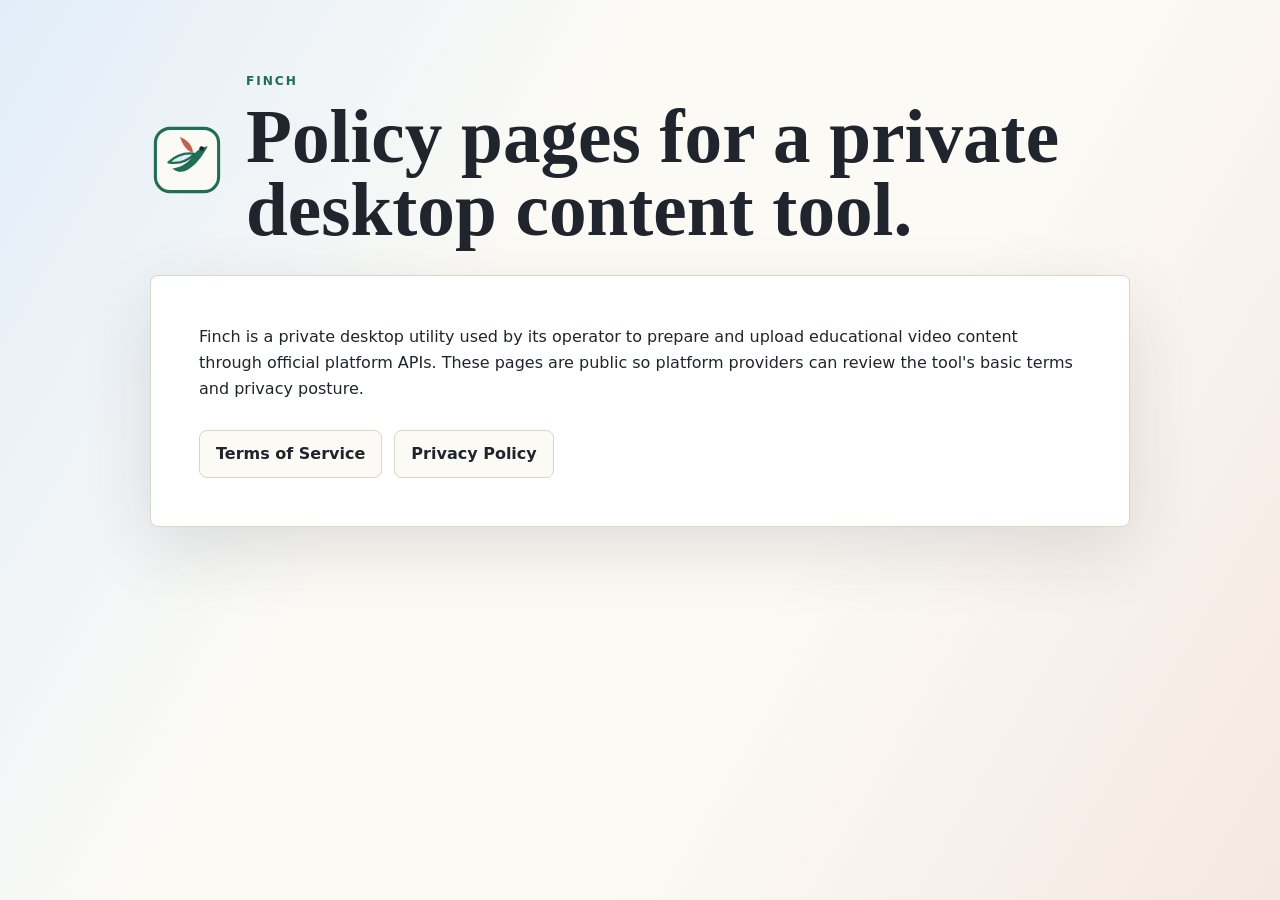
<file: index.html>
<!doctype html>
<html lang="en">
  <head>
    <meta charset="utf-8" />
    <meta name="viewport" content="width=device-width, initial-scale=1" />
    <title>Finch Policies</title>
    <meta
      name="description"
      content="Terms and privacy policy for Finch, a private desktop utility for preparing educational TikTok videos."
    />
    <meta
      name="tiktok-developers-site-verification"
      content="60nXJa1H38tMITZuIKmCEjsl7YdgjK0j"
    />
    <meta
      name="tiktok-developers-site-verification"
      content="HpymeTMRndiFdcS6UGPfs96pLTQrr0Sz"
    />
    <link rel="icon" href="/assets/finch-mark.svg" type="image/svg+xml" />
    <link rel="stylesheet" href="/styles.css" />
  </head>
  <body>
    <!-- tiktok-developers-site-verification=60nXJa1H38tMITZuIKmCEjsl7YdgjK0j -->
    <!-- tiktok-developers-site-verification=HpymeTMRndiFdcS6UGPfs96pLTQrr0Sz -->
    <main class="shell">
      <header class="masthead">
        <img class="mark" src="/assets/finch-mark.svg" alt="" />
        <div>
          <p class="eyebrow">Finch</p>
          <h1>Policy pages for a private desktop content tool.</h1>
        </div>
      </header>

      <section class="panel">
        <p>
          Finch is a private desktop utility used by its operator to prepare and upload educational video content through
          official platform APIs. These pages are public so platform providers can review the tool's basic terms and
          privacy posture.
        </p>
        <nav class="links" aria-label="Policy pages">
          <a href="/terms.html">Terms of Service</a>
          <a href="/privacy.html">Privacy Policy</a>
        </nav>
      </section>
    </main>
  </body>
</html>
</file>
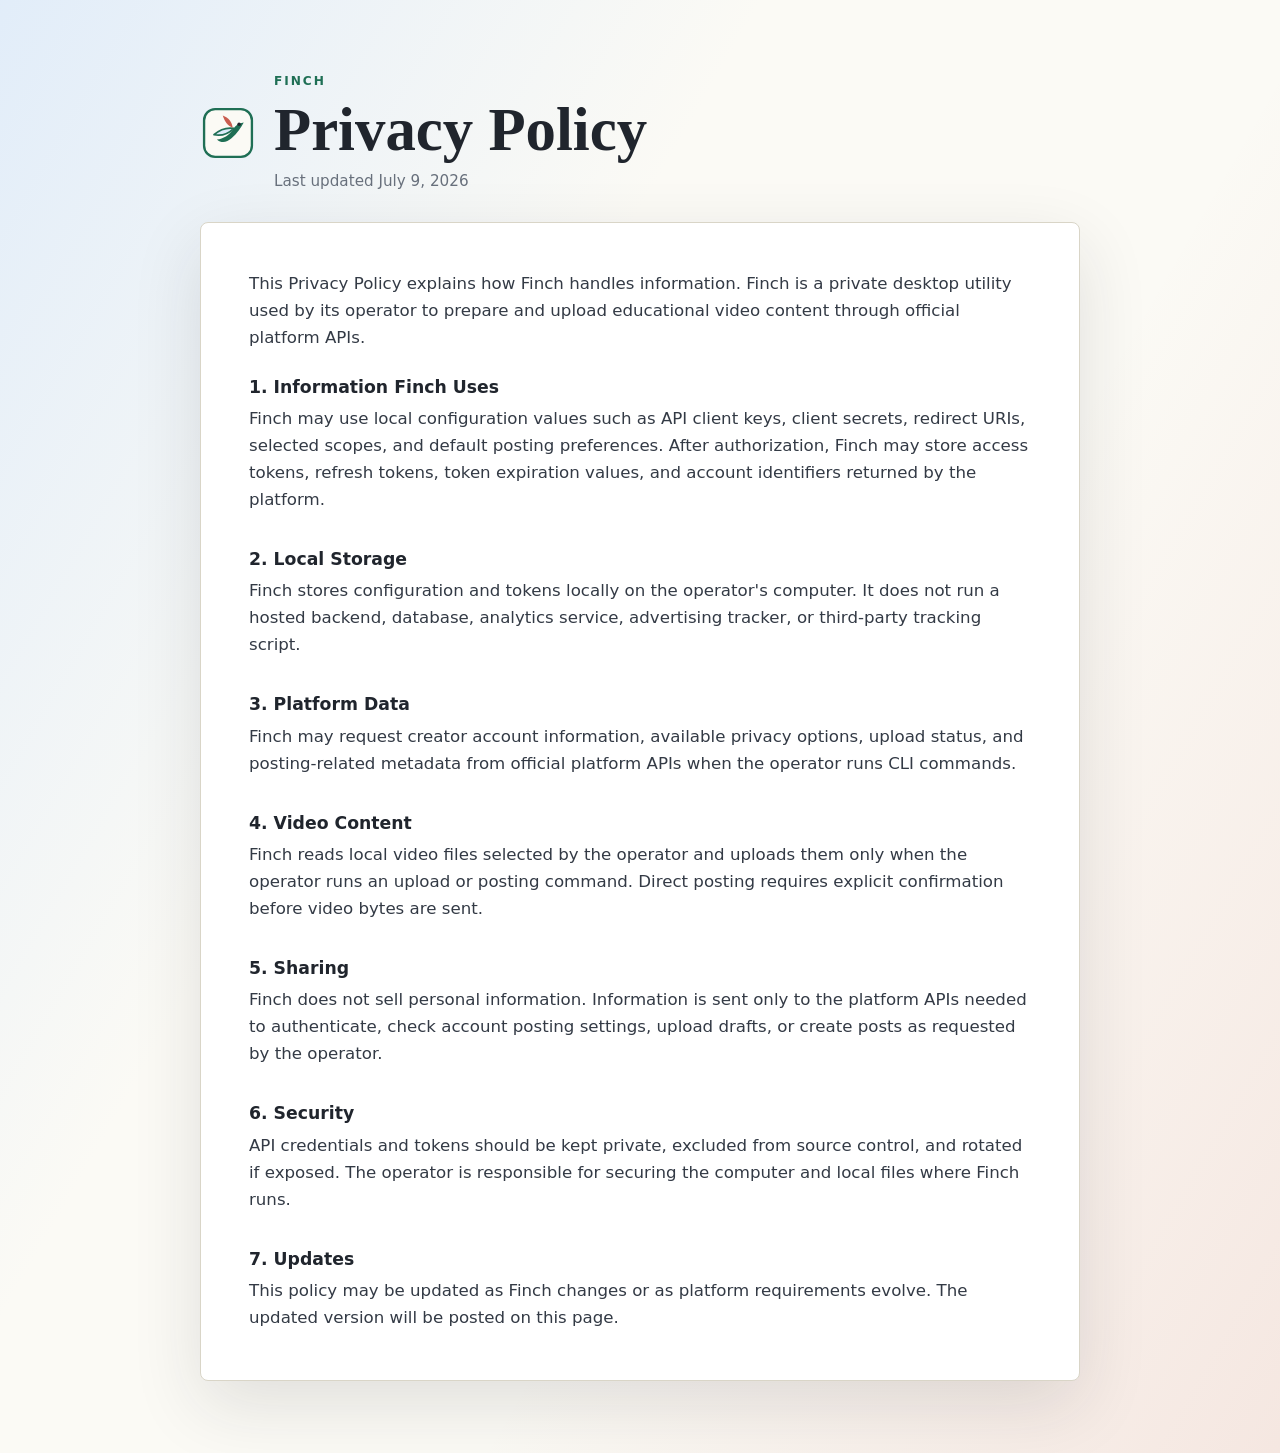
<file: privacy.html>
<!doctype html>
<html lang="en">
  <head>
    <meta charset="utf-8" />
    <meta name="viewport" content="width=device-width, initial-scale=1" />
    <title>Finch Privacy Policy</title>
    <meta name="description" content="Privacy Policy for Finch." />
    <meta
      name="tiktok-developers-site-verification"
      content="60nXJa1H38tMITZuIKmCEjsl7YdgjK0j"
    />
    <meta
      name="tiktok-developers-site-verification"
      content="1KtvCP6BzJTYYw9TKpIsCiT53XOHwlA0"
    />
    <link rel="icon" href="/assets/finch-mark.svg" type="image/svg+xml" />
    <link rel="stylesheet" href="/styles.css" />
  </head>
  <body>
    <!-- tiktok-developers-site-verification=60nXJa1H38tMITZuIKmCEjsl7YdgjK0j -->
    <!-- tiktok-developers-site-verification=1KtvCP6BzJTYYw9TKpIsCiT53XOHwlA0 -->
    <main class="shell document">
      <header class="masthead compact">
        <a class="home-link" href="/" aria-label="Finch policy home">
          <img class="mark" src="/assets/finch-mark.svg" alt="" />
        </a>
        <div>
          <p class="eyebrow">Finch</p>
          <h1>Privacy Policy</h1>
          <p class="updated">Last updated July 9, 2026</p>
        </div>
      </header>

      <article class="panel legal-copy">
        <p>
          This Privacy Policy explains how Finch handles information. Finch is a private desktop utility used by its
          operator to prepare and upload educational video content through official platform APIs.
        </p>

        <h2>1. Information Finch Uses</h2>
        <p>
          Finch may use local configuration values such as API client keys, client secrets, redirect URIs, selected
          scopes, and default posting preferences. After authorization, Finch may store access tokens, refresh tokens,
          token expiration values, and account identifiers returned by the platform.
        </p>

        <h2>2. Local Storage</h2>
        <p>
          Finch stores configuration and tokens locally on the operator's computer. It does not run a hosted backend,
          database, analytics service, advertising tracker, or third-party tracking script.
        </p>

        <h2>3. Platform Data</h2>
        <p>
          Finch may request creator account information, available privacy options, upload status, and posting-related
          metadata from official platform APIs when the operator runs CLI commands.
        </p>

        <h2>4. Video Content</h2>
        <p>
          Finch reads local video files selected by the operator and uploads them only when the operator runs an upload
          or posting command. Direct posting requires explicit confirmation before video bytes are sent.
        </p>

        <h2>5. Sharing</h2>
        <p>
          Finch does not sell personal information. Information is sent only to the platform APIs needed to authenticate,
          check account posting settings, upload drafts, or create posts as requested by the operator.
        </p>

        <h2>6. Security</h2>
        <p>
          API credentials and tokens should be kept private, excluded from source control, and rotated if exposed. The
          operator is responsible for securing the computer and local files where Finch runs.
        </p>

        <h2>7. Updates</h2>
        <p>
          This policy may be updated as Finch changes or as platform requirements evolve. The updated version will be
          posted on this page.
        </p>
      </article>
    </main>
  </body>
</html>
</file>
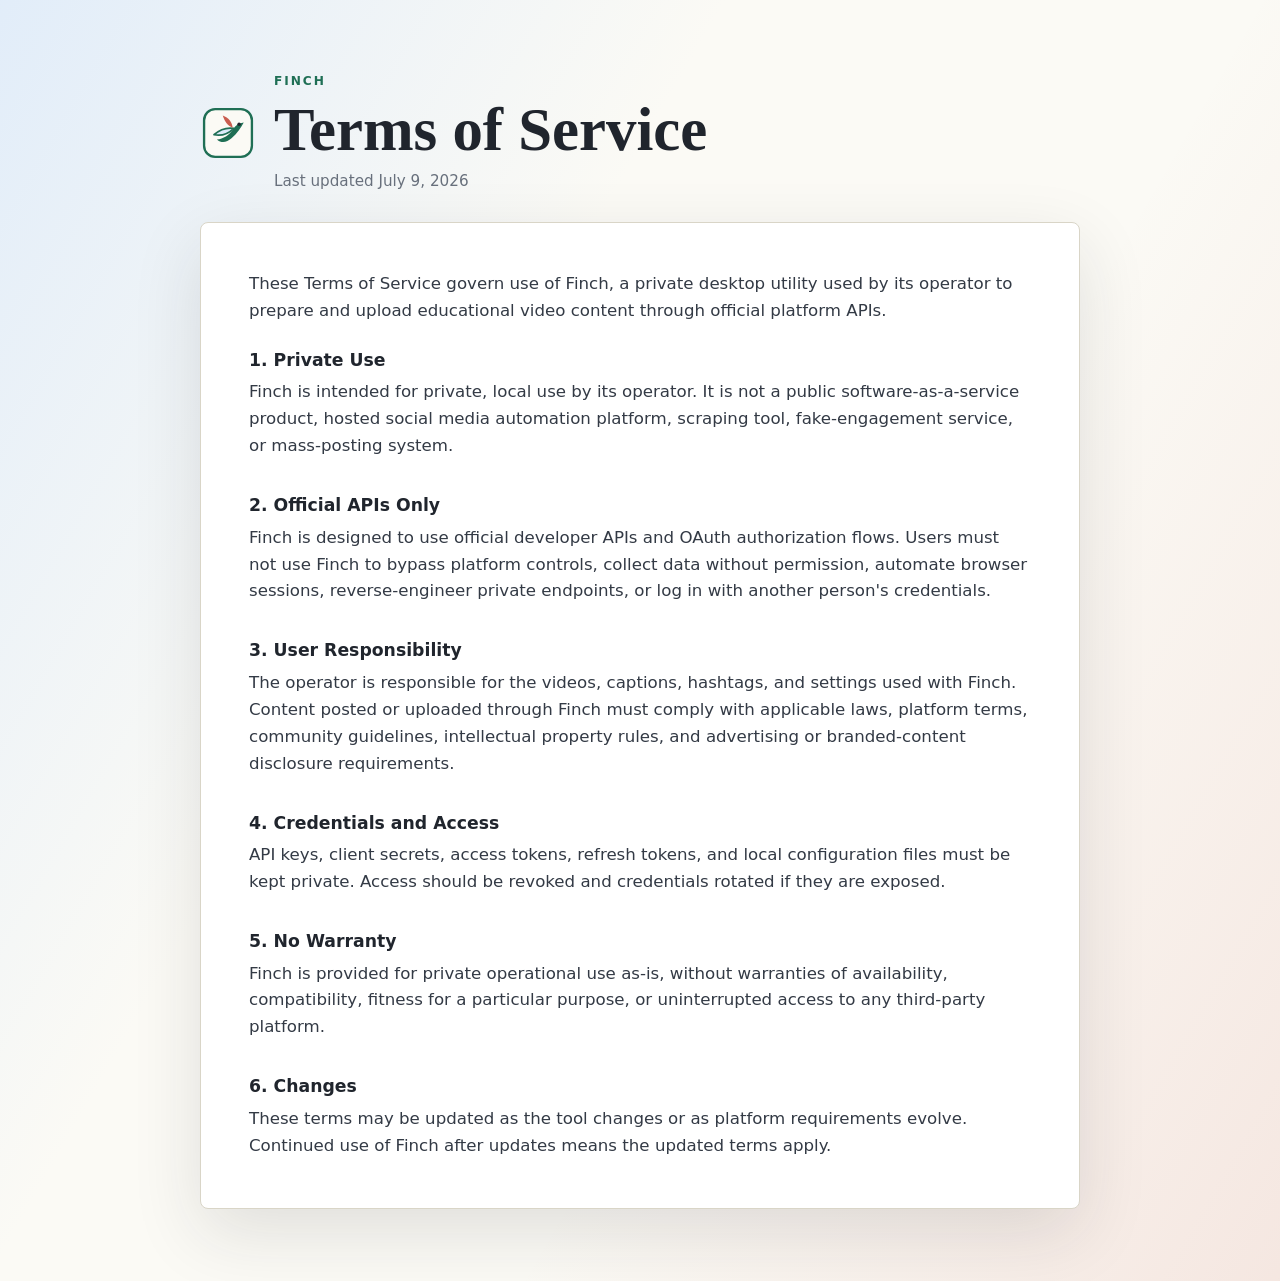
<file: terms.html>
<!doctype html>
<html lang="en">
  <head>
    <meta charset="utf-8" />
    <meta name="viewport" content="width=device-width, initial-scale=1" />
    <title>Finch Terms of Service</title>
    <meta name="description" content="Terms of Service for Finch." />
    <meta
      name="tiktok-developers-site-verification"
      content="60nXJa1H38tMITZuIKmCEjsl7YdgjK0j"
    />
    <link rel="icon" href="/assets/finch-mark.svg" type="image/svg+xml" />
    <link rel="stylesheet" href="/styles.css" />
  </head>
  <body>
    <!-- tiktok-developers-site-verification=60nXJa1H38tMITZuIKmCEjsl7YdgjK0j -->
    <main class="shell document">
      <header class="masthead compact">
        <a class="home-link" href="/" aria-label="Finch policy home">
          <img class="mark" src="/assets/finch-mark.svg" alt="" />
        </a>
        <div>
          <p class="eyebrow">Finch</p>
          <h1>Terms of Service</h1>
          <p class="updated">Last updated July 9, 2026</p>
        </div>
      </header>

      <article class="panel legal-copy">
        <p>
          These Terms of Service govern use of Finch, a private desktop utility used by its operator to prepare and
          upload educational video content through official platform APIs.
        </p>

        <h2>1. Private Use</h2>
        <p>
          Finch is intended for private, local use by its operator. It is not a public software-as-a-service product,
          hosted social media automation platform, scraping tool, fake-engagement service, or mass-posting system.
        </p>

        <h2>2. Official APIs Only</h2>
        <p>
          Finch is designed to use official developer APIs and OAuth authorization flows. Users must not use Finch to
          bypass platform controls, collect data without permission, automate browser sessions, reverse-engineer private
          endpoints, or log in with another person's credentials.
        </p>

        <h2>3. User Responsibility</h2>
        <p>
          The operator is responsible for the videos, captions, hashtags, and settings used with Finch. Content posted or
          uploaded through Finch must comply with applicable laws, platform terms, community guidelines, intellectual
          property rules, and advertising or branded-content disclosure requirements.
        </p>

        <h2>4. Credentials and Access</h2>
        <p>
          API keys, client secrets, access tokens, refresh tokens, and local configuration files must be kept private.
          Access should be revoked and credentials rotated if they are exposed.
        </p>

        <h2>5. No Warranty</h2>
        <p>
          Finch is provided for private operational use as-is, without warranties of availability, compatibility, fitness
          for a particular purpose, or uninterrupted access to any third-party platform.
        </p>

        <h2>6. Changes</h2>
        <p>
          These terms may be updated as the tool changes or as platform requirements evolve. Continued use of Finch after
          updates means the updated terms apply.
        </p>
      </article>
    </main>
  </body>
</html>
</file>
<file: styles.css>
:root {
  color-scheme: light;
  --paper: #fbfaf5;
  --ink: #20252d;
  --muted: #68707c;
  --line: #d9d5c7;
  --fern: #1f6f55;
  --sky: #dceafa;
  --coral: #c95d4f;
  --panel: #ffffff;
  --shadow: 0 24px 70px rgb(32 37 45 / 12%);
}

* {
  box-sizing: border-box;
}

html {
  min-height: 100%;
  background:
    linear-gradient(120deg, rgb(220 234 250 / 82%), transparent 36%),
    linear-gradient(300deg, rgb(201 93 79 / 12%), transparent 38%),
    var(--paper);
}

body {
  min-height: 100%;
  margin: 0;
  color: var(--ink);
  font-family:
    ui-sans-serif,
    system-ui,
    -apple-system,
    BlinkMacSystemFont,
    "Segoe UI",
    sans-serif;
  line-height: 1.62;
}

a {
  color: var(--fern);
  font-weight: 700;
  text-decoration-color: rgb(31 111 85 / 35%);
  text-decoration-thickness: 2px;
  text-underline-offset: 0.18em;
}

a:focus-visible {
  outline: 3px solid var(--coral);
  outline-offset: 5px;
}

.shell {
  width: min(980px, calc(100% - 32px));
  margin: 0 auto;
  padding: 72px 0;
}

.document {
  width: min(880px, calc(100% - 32px));
}

.masthead {
  display: grid;
  grid-template-columns: 74px minmax(0, 1fr);
  gap: 22px;
  align-items: center;
  margin-bottom: 28px;
}

.masthead.compact {
  grid-template-columns: 56px minmax(0, 1fr);
  gap: 18px;
}

.home-link {
  display: inline-flex;
  border-radius: 999px;
}

.mark {
  display: block;
  width: 74px;
  height: 74px;
}

.compact .mark {
  width: 56px;
  height: 56px;
}

.eyebrow {
  margin: 0 0 8px;
  color: var(--fern);
  font-size: 0.76rem;
  font-weight: 800;
  letter-spacing: 0.16em;
  text-transform: uppercase;
}

h1 {
  max-width: 850px;
  margin: 0;
  font-family: Georgia, "Times New Roman", serif;
  font-size: clamp(2.1rem, 6vw, 4.7rem);
  font-weight: 700;
  line-height: 0.98;
  letter-spacing: 0;
}

.document h1 {
  font-size: clamp(2rem, 5vw, 3.8rem);
}

.updated {
  margin: 10px 0 0;
  color: var(--muted);
  font-size: 0.95rem;
}

.panel {
  border: 1px solid var(--line);
  border-radius: 8px;
  background: var(--panel);
  box-shadow: var(--shadow);
  padding: clamp(24px, 5vw, 48px);
}

.panel > p:first-child {
  margin-top: 0;
}

.panel > p:last-child {
  margin-bottom: 0;
}

.links {
  display: flex;
  flex-wrap: wrap;
  gap: 12px;
  margin-top: 28px;
}

.links a {
  display: inline-flex;
  min-height: 44px;
  align-items: center;
  border: 1px solid var(--line);
  border-radius: 8px;
  padding: 10px 16px;
  background: var(--paper);
  color: var(--ink);
  text-decoration: none;
}

.links a:hover {
  border-color: var(--fern);
}

.legal-copy {
  font-size: 1.04rem;
}

.legal-copy h2 {
  margin: 34px 0 8px;
  font-size: 1.08rem;
  line-height: 1.3;
}

.legal-copy h2:first-of-type {
  margin-top: 24px;
}

.legal-copy p {
  margin: 0 0 16px;
  color: #333a45;
}

@media (max-width: 640px) {
  .shell {
    width: min(100% - 24px, 980px);
    padding: 40px 0;
  }

  .masthead,
  .masthead.compact {
    grid-template-columns: 1fr;
  }

  .mark,
  .compact .mark {
    width: 52px;
    height: 52px;
  }
}
</file>
